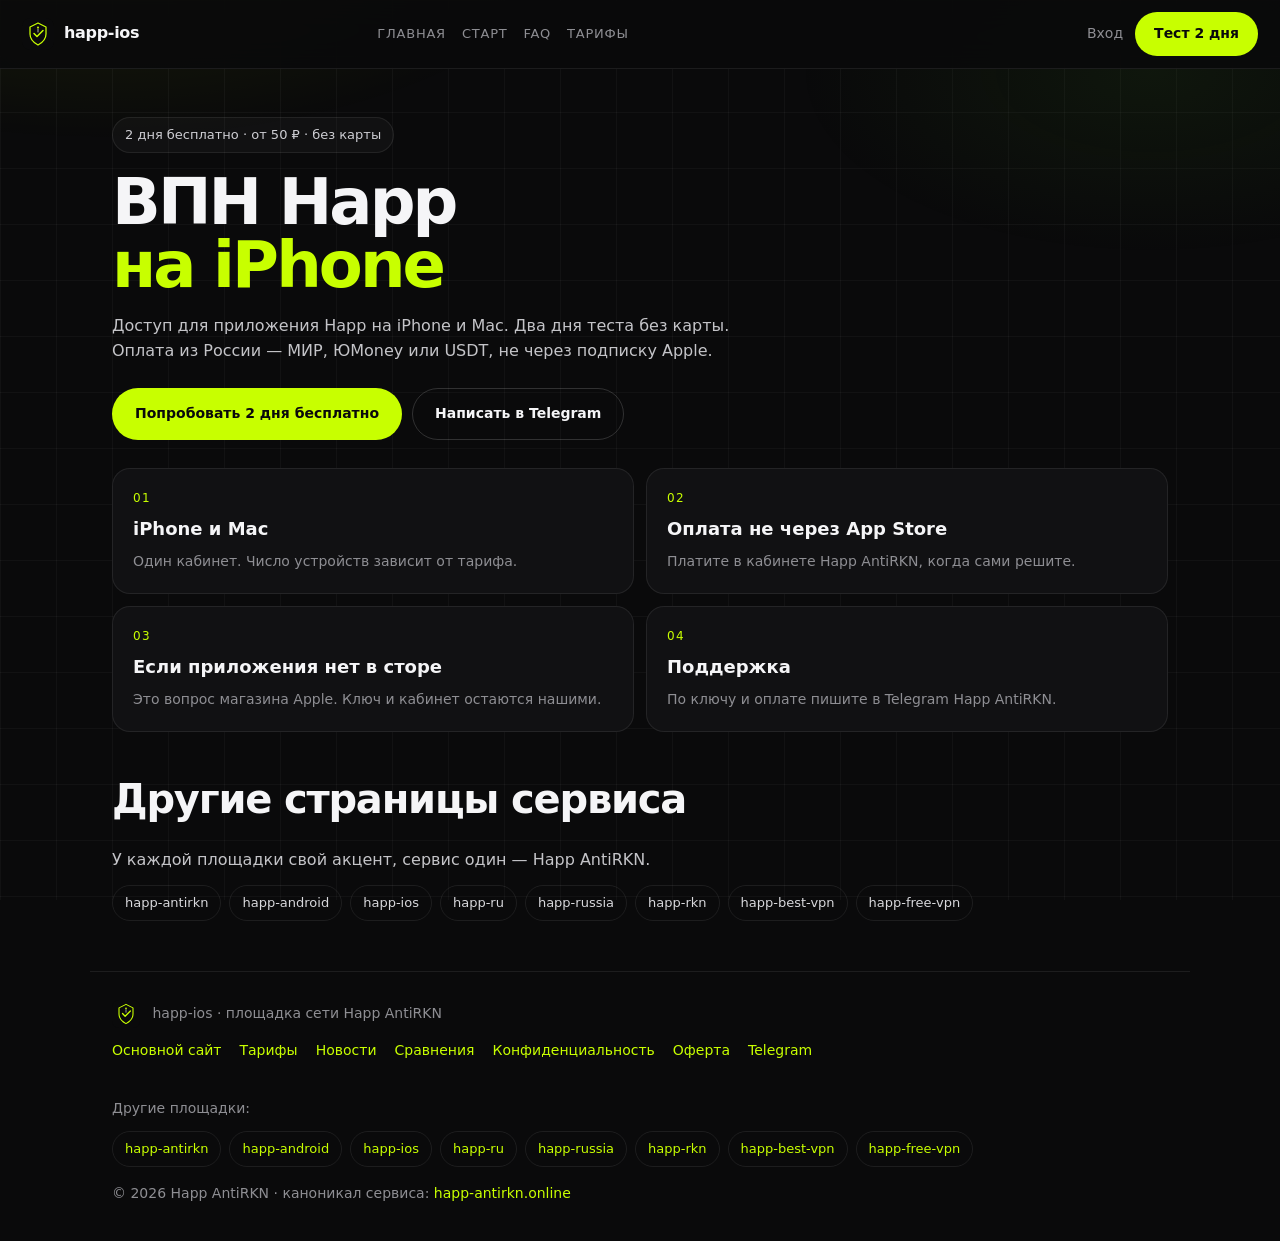
<file: index.html>
<!DOCTYPE html>
<html lang="ru">
<head>
  <meta charset="UTF-8">
  <meta name="viewport" content="width=device-width, initial-scale=1">
  <title>ВПН Happ на iPhone и Mac</title>
  <meta name="description" content="ВПН Happ для iPhone и Mac. 2 дня бесплатно, кабинет на русском, оплата МИР, ЮMoney, USDT.">
  <meta name="robots" content="index,follow">
  <link rel="canonical" href="https://happ-ios.github.io/">
  <link rel="icon" href="logo.svg" type="image/svg+xml">
  <meta property="og:title" content="ВПН Happ на iPhone и Mac">
  <meta property="og:description" content="ВПН Happ для iPhone и Mac. 2 дня бесплатно, кабинет на русском, оплата МИР, ЮMoney, USDT.">
  <meta property="og:url" content="https://happ-ios.github.io/">
  <meta property="og:type" content="website">
  <meta name="theme-color" content="#0a0a0b">
  <link rel="stylesheet" href="styles.css">
</head>
<body>
  <div class="grid-bg" aria-hidden="true"></div>
  <header class="nav">
    <a class="brand" href="https://happ-ios.github.io/">
      <img src="logo.svg" width="32" height="32" alt="Happ AntiRKN">
      <span>happ-ios</span>
    </a>
    <nav class="nav-links">
      <a href="https://happ-ios.github.io/">Главная</a>
      <a href="https://happ-ios.github.io/start.html">Старт</a>
      <a href="https://happ-ios.github.io/faq.html">FAQ</a>
      <a href="https://happ-antirkn.online/tariffs">Тарифы</a>
    </nav>
    <div class="nav-cta">
      <a class="link-quiet" href="https://lk.happ-antirkn.online/login">Вход</a>
      <a class="btn btn-lime" href="https://lk.happ-antirkn.online/register">Тест 2 дня</a>
    </div>
  </header>
  <main class="wrap">
    <div class="pill">2 дня бесплатно · от 50 ₽ · без карты</div>
    <h1>ВПН Happ<br><span>на iPhone</span></h1>
    <p class="lead">Доступ для приложения Happ на iPhone и Mac. Два дня теста без карты. Оплата из России — МИР, ЮMoney или USDT, не через подписку Apple.</p>
    <div class="actions">
      <a class="btn btn-lime btn-lg" href="https://lk.happ-antirkn.online/register">Попробовать 2 дня бесплатно</a>
      <a class="btn btn-ghost btn-lg" href="https://t.me/happ_antirkn?direct">Написать в Telegram</a>
    </div>
    <section class="grid"><article class="tile"><div class="kicker">01</div><h3>iPhone и Mac</h3><p>Один кабинет. Число устройств зависит от тарифа.</p></article>
<article class="tile"><div class="kicker">02</div><h3>Оплата не через App Store</h3><p>Платите в кабинете Happ AntiRKN, когда сами решите.</p></article>
<article class="tile"><div class="kicker">03</div><h3>Если приложения нет в сторе</h3><p>Это вопрос магазина Apple. Ключ и кабинет остаются нашими.</p></article>
<article class="tile"><div class="kicker">04</div><h3>Поддержка</h3><p>По ключу и оплате пишите в Telegram Happ AntiRKN.</p></article></section>
    <section class="family">
      <h2>Другие страницы сервиса</h2>
      <p class="lead">У каждой площадки свой акцент, сервис один — Happ AntiRKN.</p>
      <div class="family-links"><a href="https://happ-antirkn.github.io/">happ-antirkn</a>
        <a href="https://happ-android.github.io/">happ-android</a>
        <a href="https://happ-ios.github.io/" aria-current="page">happ-ios</a>
        <a href="https://happ-ru.github.io/">happ-ru</a>
        <a href="https://happ-russia.github.io/">happ-russia</a>
        <a href="https://happ-rkn.github.io/">happ-rkn</a>
        <a href="https://happ-best-vpn.github.io/">happ-best-vpn</a>
        <a href="https://happ-free-vpn.github.io/">happ-free-vpn</a></div>
    </section>
  </main>
  <footer class="footer">
    <p><img src="logo.svg" width="28" height="28" alt="" style="vertical-align:middle;border-radius:7px;margin-right:8px"> happ-ios · площадка сети Happ AntiRKN</p>
    <nav>
      <a href="https://happ-antirkn.online">Основной сайт</a>
      <a href="https://happ-antirkn.online/tariffs">Тарифы</a>
      <a href="https://happ-antirkn.online/news">Новости</a>
      <a href="https://happ-antirkn.online/compare">Сравнения</a>
      <a href="https://happ-antirkn.online/#privacy">Конфиденциальность</a>
      <a href="https://happ-antirkn.online/#terms">Оферта</a>
      <a href="https://t.me/happ_antirkn?direct">Telegram</a>
    </nav>
    <p class="family">Другие площадки:</p>
    <div class="family-links">
      <a href="https://happ-antirkn.github.io/">happ-antirkn</a>
        <a href="https://happ-android.github.io/">happ-android</a>
        <a href="https://happ-ios.github.io/" aria-current="page">happ-ios</a>
        <a href="https://happ-ru.github.io/">happ-ru</a>
        <a href="https://happ-russia.github.io/">happ-russia</a>
        <a href="https://happ-rkn.github.io/">happ-rkn</a>
        <a href="https://happ-best-vpn.github.io/">happ-best-vpn</a>
        <a href="https://happ-free-vpn.github.io/">happ-free-vpn</a>
    </div>
    <p style="margin-top:16px">© 2026 Happ AntiRKN · каноникал сервиса: <a href="https://happ-antirkn.online">happ-antirkn.online</a></p>
  </footer>
</body>
</html>
</file>
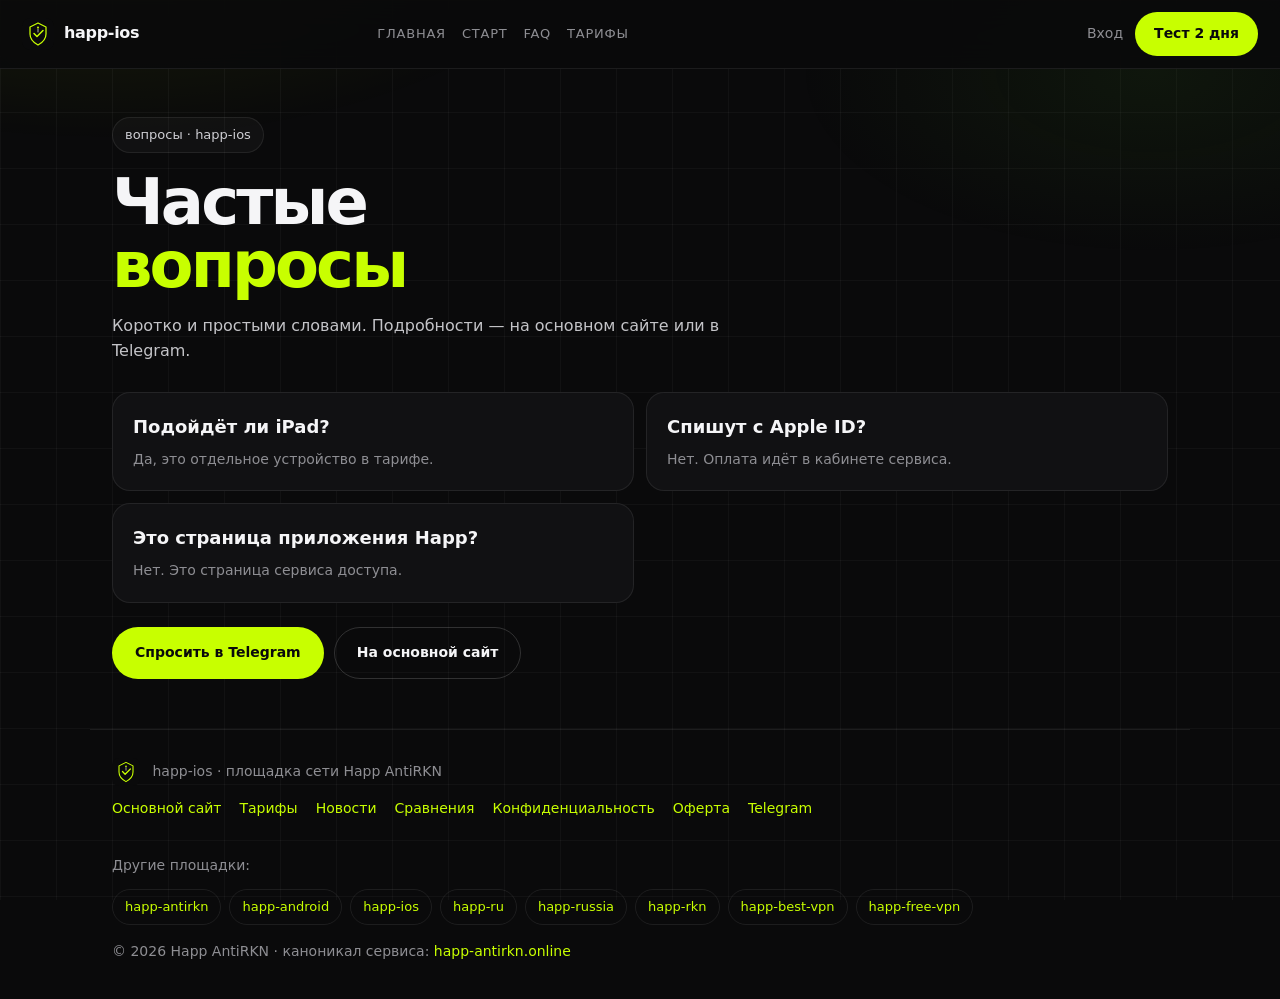
<file: faq.html>
<!DOCTYPE html>
<html lang="ru">
<head>
  <meta charset="UTF-8">
  <meta name="viewport" content="width=device-width, initial-scale=1">
  <title>Вопросы — ВПН Happ на iPhone и Mac</title>
  <meta name="description" content="ВПН Happ для iPhone и Mac. 2 дня бесплатно, кабинет на русском, оплата МИР, ЮMoney, USDT.">
  <meta name="robots" content="index,follow">
  <link rel="canonical" href="https://happ-ios.github.io/faq.html">
  <link rel="icon" href="logo.svg" type="image/svg+xml">
  <meta property="og:title" content="Вопросы — ВПН Happ на iPhone и Mac">
  <meta property="og:description" content="ВПН Happ для iPhone и Mac. 2 дня бесплатно, кабинет на русском, оплата МИР, ЮMoney, USDT.">
  <meta property="og:url" content="https://happ-ios.github.io/faq.html">
  <meta property="og:type" content="website">
  <meta name="theme-color" content="#0a0a0b">
  <link rel="stylesheet" href="styles.css">
</head>
<body>
  <div class="grid-bg" aria-hidden="true"></div>
  <header class="nav">
    <a class="brand" href="https://happ-ios.github.io/">
      <img src="logo.svg" width="32" height="32" alt="Happ AntiRKN">
      <span>happ-ios</span>
    </a>
    <nav class="nav-links">
      <a href="https://happ-ios.github.io/">Главная</a>
      <a href="https://happ-ios.github.io/start.html">Старт</a>
      <a href="https://happ-ios.github.io/faq.html">FAQ</a>
      <a href="https://happ-antirkn.online/tariffs">Тарифы</a>
    </nav>
    <div class="nav-cta">
      <a class="link-quiet" href="https://lk.happ-antirkn.online/login">Вход</a>
      <a class="btn btn-lime" href="https://lk.happ-antirkn.online/register">Тест 2 дня</a>
    </div>
  </header>
  <main class="wrap">
    <div class="pill">вопросы · happ-ios</div>
    <h1>Частые<br><span>вопросы</span></h1>
    <p class="lead">Коротко и простыми словами. Подробности — на основном сайте или в Telegram.</p>
    <section class="grid"><article class="tile"><h3>Подойдёт ли iPad?</h3><p>Да, это отдельное устройство в тарифе.</p></article>
<article class="tile"><h3>Спишут с Apple ID?</h3><p>Нет. Оплата идёт в кабинете сервиса.</p></article>
<article class="tile"><h3>Это страница приложения Happ?</h3><p>Нет. Это страница сервиса доступа.</p></article></section>
    <div class="actions">
      <a class="btn btn-lime btn-lg" href="https://t.me/happ_antirkn?direct">Спросить в Telegram</a>
      <a class="btn btn-ghost btn-lg" href="https://happ-antirkn.online">На основной сайт</a>
    </div>
  </main>
  <footer class="footer">
    <p><img src="logo.svg" width="28" height="28" alt="" style="vertical-align:middle;border-radius:7px;margin-right:8px"> happ-ios · площадка сети Happ AntiRKN</p>
    <nav>
      <a href="https://happ-antirkn.online">Основной сайт</a>
      <a href="https://happ-antirkn.online/tariffs">Тарифы</a>
      <a href="https://happ-antirkn.online/news">Новости</a>
      <a href="https://happ-antirkn.online/compare">Сравнения</a>
      <a href="https://happ-antirkn.online/#privacy">Конфиденциальность</a>
      <a href="https://happ-antirkn.online/#terms">Оферта</a>
      <a href="https://t.me/happ_antirkn?direct">Telegram</a>
    </nav>
    <p class="family">Другие площадки:</p>
    <div class="family-links">
      <a href="https://happ-antirkn.github.io/">happ-antirkn</a>
        <a href="https://happ-android.github.io/">happ-android</a>
        <a href="https://happ-ios.github.io/" aria-current="page">happ-ios</a>
        <a href="https://happ-ru.github.io/">happ-ru</a>
        <a href="https://happ-russia.github.io/">happ-russia</a>
        <a href="https://happ-rkn.github.io/">happ-rkn</a>
        <a href="https://happ-best-vpn.github.io/">happ-best-vpn</a>
        <a href="https://happ-free-vpn.github.io/">happ-free-vpn</a>
    </div>
    <p style="margin-top:16px">© 2026 Happ AntiRKN · каноникал сервиса: <a href="https://happ-antirkn.online">happ-antirkn.online</a></p>
  </footer>
</body>
</html>
</file>
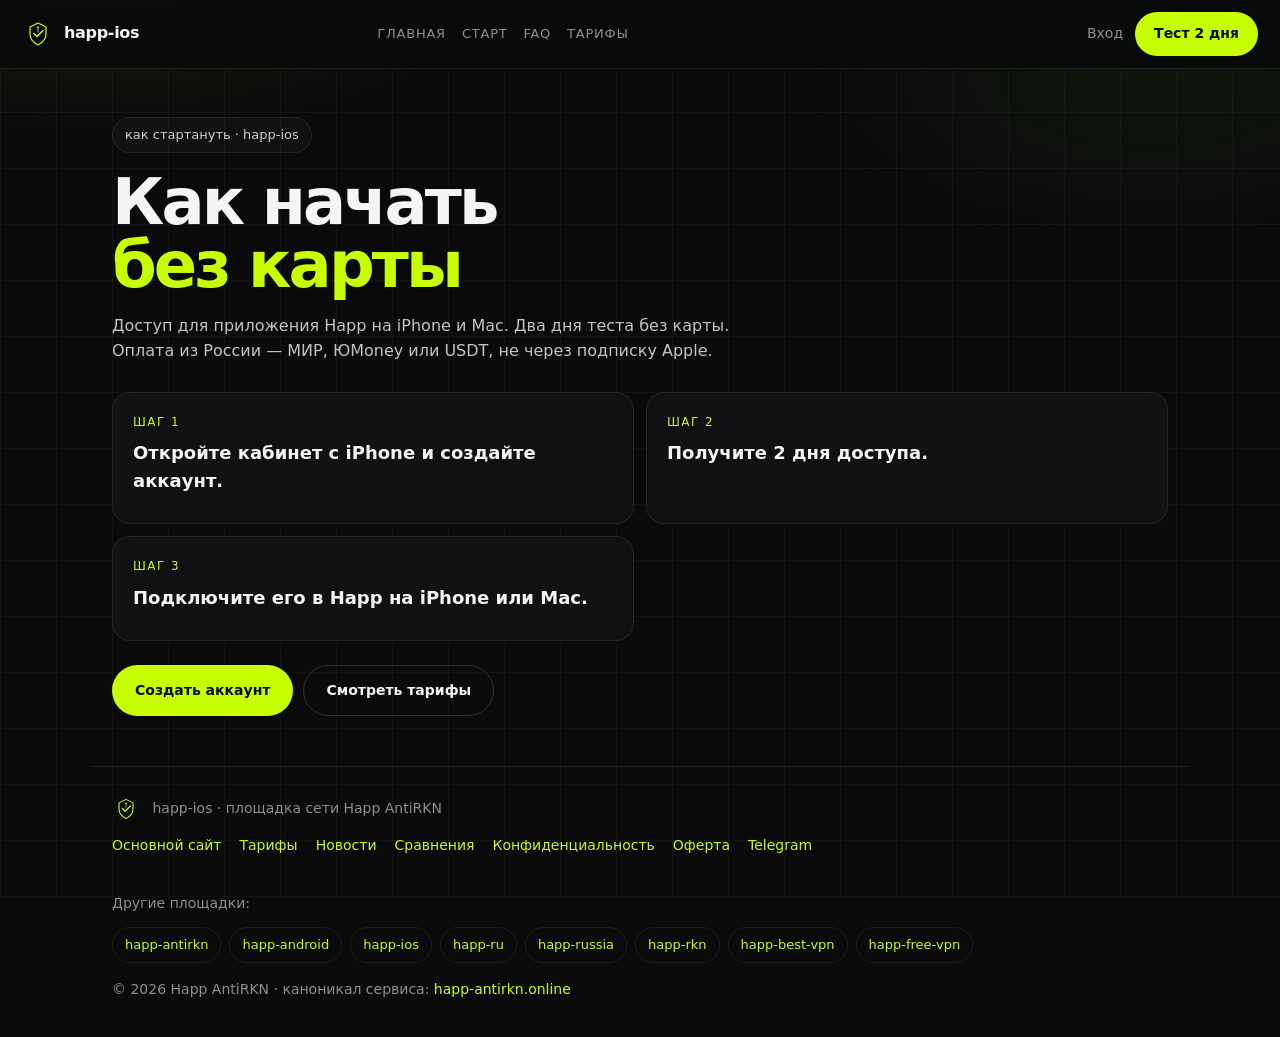
<file: start.html>
<!DOCTYPE html>
<html lang="ru">
<head>
  <meta charset="UTF-8">
  <meta name="viewport" content="width=device-width, initial-scale=1">
  <title>Как начать — ВПН Happ на iPhone и Mac</title>
  <meta name="description" content="ВПН Happ для iPhone и Mac. 2 дня бесплатно, кабинет на русском, оплата МИР, ЮMoney, USDT.">
  <meta name="robots" content="index,follow">
  <link rel="canonical" href="https://happ-ios.github.io/start.html">
  <link rel="icon" href="logo.svg" type="image/svg+xml">
  <meta property="og:title" content="Как начать — ВПН Happ на iPhone и Mac">
  <meta property="og:description" content="ВПН Happ для iPhone и Mac. 2 дня бесплатно, кабинет на русском, оплата МИР, ЮMoney, USDT.">
  <meta property="og:url" content="https://happ-ios.github.io/start.html">
  <meta property="og:type" content="website">
  <meta name="theme-color" content="#0a0a0b">
  <link rel="stylesheet" href="styles.css">
</head>
<body>
  <div class="grid-bg" aria-hidden="true"></div>
  <header class="nav">
    <a class="brand" href="https://happ-ios.github.io/">
      <img src="logo.svg" width="32" height="32" alt="Happ AntiRKN">
      <span>happ-ios</span>
    </a>
    <nav class="nav-links">
      <a href="https://happ-ios.github.io/">Главная</a>
      <a href="https://happ-ios.github.io/start.html">Старт</a>
      <a href="https://happ-ios.github.io/faq.html">FAQ</a>
      <a href="https://happ-antirkn.online/tariffs">Тарифы</a>
    </nav>
    <div class="nav-cta">
      <a class="link-quiet" href="https://lk.happ-antirkn.online/login">Вход</a>
      <a class="btn btn-lime" href="https://lk.happ-antirkn.online/register">Тест 2 дня</a>
    </div>
  </header>
  <main class="wrap">
    <div class="pill">как стартануть · happ-ios</div>
    <h1>Как начать<br><span>без карты</span></h1>
    <p class="lead">Доступ для приложения Happ на iPhone и Mac. Два дня теста без карты. Оплата из России — МИР, ЮMoney или USDT, не через подписку Apple.</p>
    <section class="grid"><article class="tile"><div class="kicker">шаг 1</div><h3>Откройте кабинет с iPhone и создайте аккаунт.</h3></article>
<article class="tile"><div class="kicker">шаг 2</div><h3>Получите 2 дня доступа.</h3></article>
<article class="tile"><div class="kicker">шаг 3</div><h3>Подключите его в Happ на iPhone или Mac.</h3></article></section>
    <div class="actions">
      <a class="btn btn-lime btn-lg" href="https://lk.happ-antirkn.online/register">Создать аккаунт</a>
      <a class="btn btn-ghost btn-lg" href="https://happ-antirkn.online/tariffs">Смотреть тарифы</a>
    </div>
  </main>
  <footer class="footer">
    <p><img src="logo.svg" width="28" height="28" alt="" style="vertical-align:middle;border-radius:7px;margin-right:8px"> happ-ios · площадка сети Happ AntiRKN</p>
    <nav>
      <a href="https://happ-antirkn.online">Основной сайт</a>
      <a href="https://happ-antirkn.online/tariffs">Тарифы</a>
      <a href="https://happ-antirkn.online/news">Новости</a>
      <a href="https://happ-antirkn.online/compare">Сравнения</a>
      <a href="https://happ-antirkn.online/#privacy">Конфиденциальность</a>
      <a href="https://happ-antirkn.online/#terms">Оферта</a>
      <a href="https://t.me/happ_antirkn?direct">Telegram</a>
    </nav>
    <p class="family">Другие площадки:</p>
    <div class="family-links">
      <a href="https://happ-antirkn.github.io/">happ-antirkn</a>
        <a href="https://happ-android.github.io/">happ-android</a>
        <a href="https://happ-ios.github.io/" aria-current="page">happ-ios</a>
        <a href="https://happ-ru.github.io/">happ-ru</a>
        <a href="https://happ-russia.github.io/">happ-russia</a>
        <a href="https://happ-rkn.github.io/">happ-rkn</a>
        <a href="https://happ-best-vpn.github.io/">happ-best-vpn</a>
        <a href="https://happ-free-vpn.github.io/">happ-free-vpn</a>
    </div>
    <p style="margin-top:16px">© 2026 Happ AntiRKN · каноникал сервиса: <a href="https://happ-antirkn.online">happ-antirkn.online</a></p>
  </footer>
</body>
</html>
</file>
<file: styles.css>
:root {
  --bg: #0a0a0b;
  --bg-elev: #111113;
  --line: rgba(255, 255, 255, 0.08);
  --text: #f5f5f7;
  --muted: #8e8e93;
  --lime: #c8ff00;
  --radius: 18px;
  --font: Inter, ui-sans-serif, system-ui, -apple-system, "Segoe UI", Roboto, Arial, sans-serif;
}
* { box-sizing: border-box; margin: 0; padding: 0; }
html { scroll-behavior: smooth; }
body {
  font-family: var(--font);
  background: var(--bg);
  color: var(--text);
  min-height: 100vh;
  line-height: 1.55;
}
a { color: inherit; text-decoration: none; }
img { max-width: 100%; }
.grid-bg {
  position: fixed; inset: 0; z-index: -1; pointer-events: none;
  background:
    radial-gradient(900px 420px at 8% -10%, rgba(200,255,0,.10), transparent 55%),
    radial-gradient(700px 360px at 90% 8%, rgba(40,80,20,.18), transparent 50%),
    linear-gradient(rgba(255,255,255,.035) 1px, transparent 1px),
    linear-gradient(90deg, rgba(255,255,255,.035) 1px, transparent 1px);
  background-size: auto, auto, 56px 56px, 56px 56px;
}
.nav {
  position: sticky; top: 0; z-index: 40;
  display: flex; align-items: center; gap: 18px;
  padding: 12px 22px;
  background: rgba(10,10,11,.88);
  backdrop-filter: blur(16px);
  border-bottom: 1px solid var(--line);
}
.brand { display: flex; align-items: center; gap: 10px; font-weight: 700; letter-spacing: -.02em; }
.brand img { width: 32px; height: 32px; border-radius: 8px; }
.nav-links { display: flex; gap: 16px; margin: 0 auto; color: var(--muted); font-size: 13px; text-transform: uppercase; letter-spacing: .06em; }
.nav-links a:hover { color: var(--text); }
.nav-cta { margin-left: auto; display: flex; gap: 12px; align-items: center; }
.link-quiet { color: var(--muted); font-size: 14px; }
.btn {
  display: inline-flex; align-items: center; justify-content: center;
  border-radius: 999px; padding: 10px 18px; font-weight: 650; font-size: 14px;
  border: 1px solid transparent;
}
.btn-lime { background: var(--lime); color: #0a0a0b; }
.btn-ghost { border-color: rgba(255,255,255,.16); }
.btn-lg { padding: 14px 22px; }
.btn.block { width: 100%; }
.wrap { max-width: 1100px; margin: 0 auto; padding: 48px 22px 20px; }
.pill {
  display: inline-flex; gap: 8px; align-items: center;
  padding: 7px 12px; border: 1px solid var(--line); border-radius: 999px;
  font-size: 13px; color: #cfcfd4; background: rgba(255,255,255,.03); margin-bottom: 18px;
}
h1 { font-size: clamp(36px, 6vw, 64px); letter-spacing: -.045em; line-height: .98; font-weight: 750; }
h1 span, .lime { color: var(--lime); }
h2 { font-size: clamp(26px, 3.5vw, 40px); letter-spacing: -.03em; margin-bottom: 12px; }
.lead { margin-top: 18px; max-width: 640px; color: #c4c4c8; }
.actions { display: flex; flex-wrap: wrap; gap: 10px; margin-top: 24px; }
.grid { display: grid; grid-template-columns: repeat(2, 1fr); gap: 12px; margin-top: 28px; }
.tile, .card {
  background: var(--bg-elev); border: 1px solid var(--line);
  border-radius: var(--radius); padding: 20px;
}
.tile h3, .card h3 { margin-bottom: 8px; font-size: 18px; }
.tile p, .card p { color: var(--muted); font-size: 14px; }
.kicker { color: var(--lime); font-size: 12px; letter-spacing: .12em; text-transform: uppercase; margin-bottom: 8px; }
.family { margin-top: 36px; }
.family-links { display: flex; flex-wrap: wrap; gap: 8px; margin-top: 12px; }
.family-links a {
  border: 1px solid var(--line); border-radius: 999px; padding: 7px 12px;
  font-size: 13px; color: #d8d8dc;
}
.family-links a:hover { border-color: rgba(200,255,0,.4); color: var(--lime); }
.footer {
  max-width: 1100px; margin: 30px auto 0; padding: 28px 22px 36px;
  border-top: 1px solid var(--line); color: var(--muted); font-size: 14px;
}
.footer a { color: var(--lime); }
.footer nav { display: flex; flex-wrap: wrap; gap: 12px 18px; margin: 12px 0 16px; }
@media (max-width: 800px) {
  .nav-links { display: none; }
  .grid { grid-template-columns: 1fr; }
  h1 { font-size: 38px; }
}
</file>
